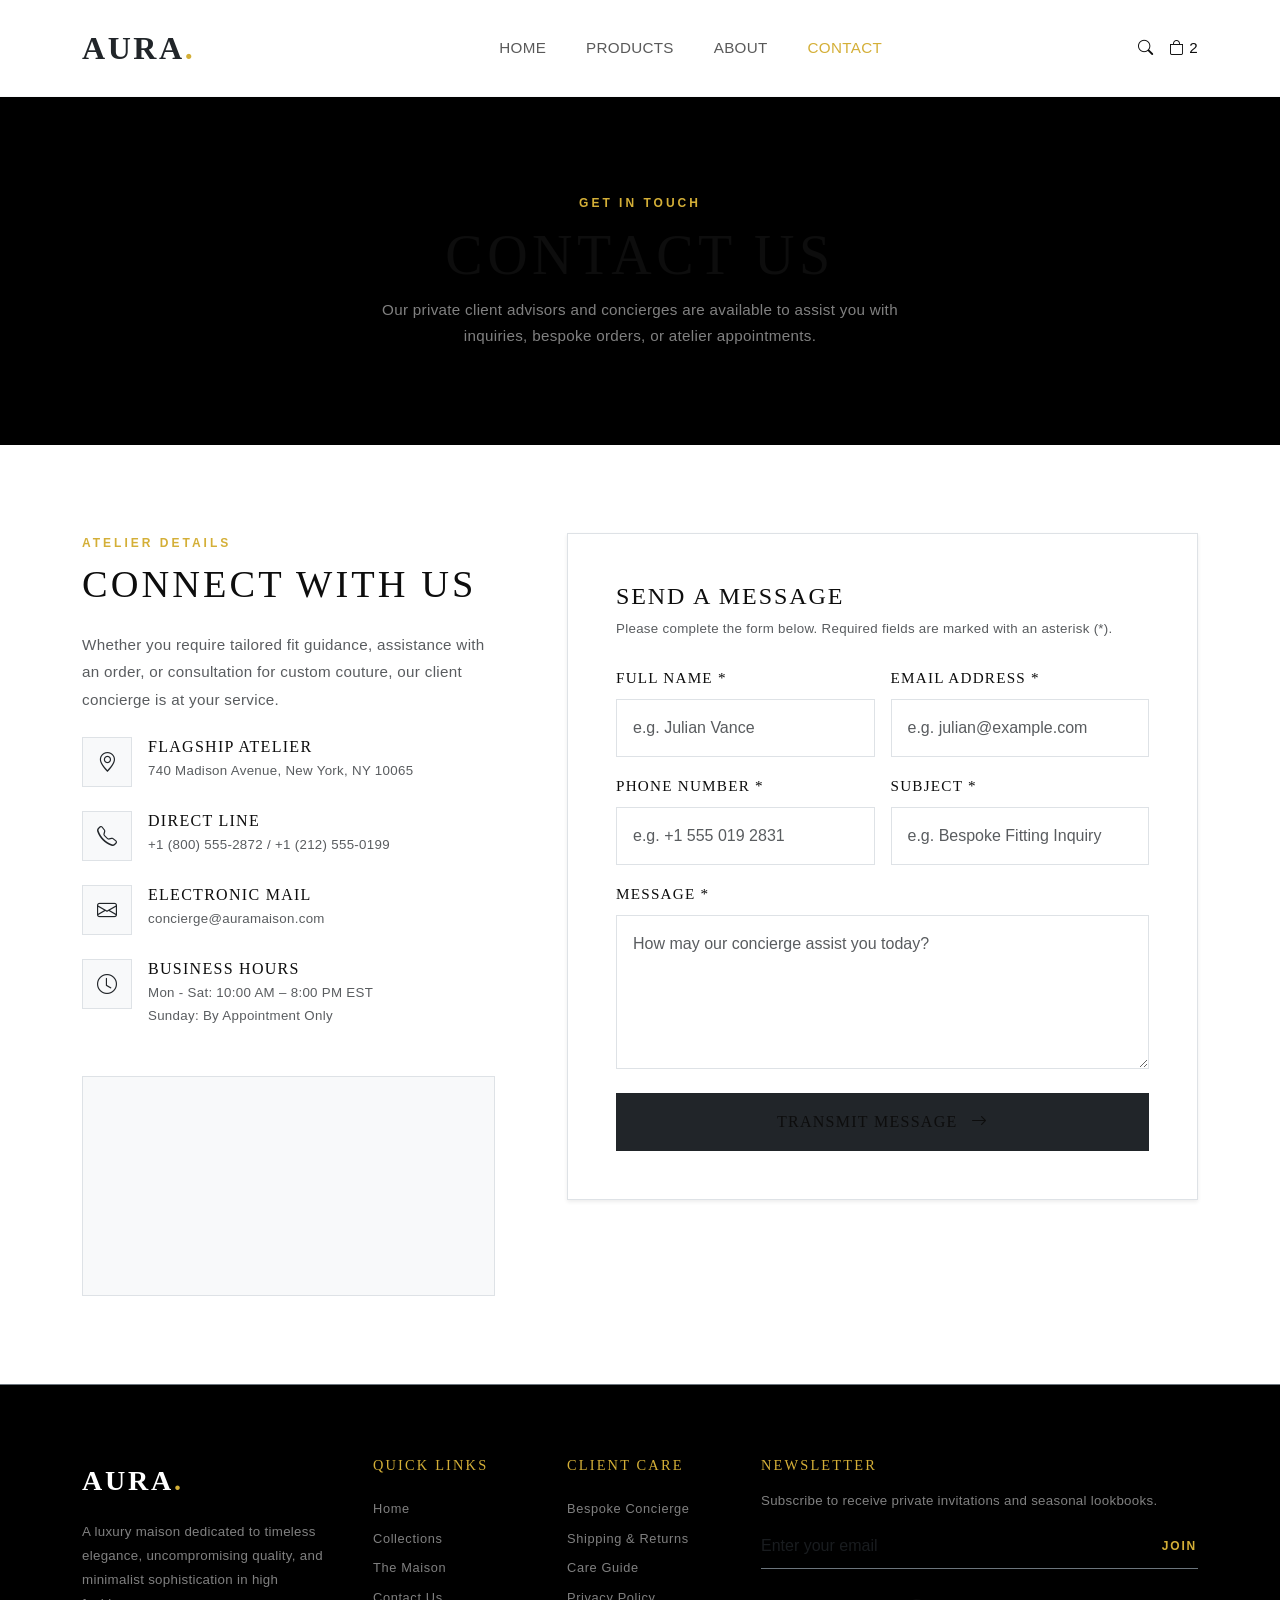
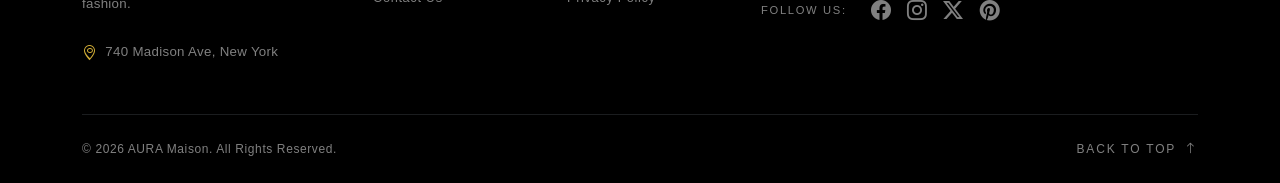
<file: contact.html>
<!DOCTYPE html>
<html lang="en">

<head>
    <meta charset="UTF-8">
    <meta name="viewport" content="width=device-width, initial-scale=1.0">
    <title>AURA | Concierge & Contact</title>
    <link href="https://cdn.jsdelivr.net/npm/bootstrap@5.3.2/dist/css/bootstrap.min.css" rel="stylesheet">
    <link href="https://cdn.jsdelivr.net/npm/bootstrap-icons@1.11.1/font/bootstrap-icons.css" rel="stylesheet">
    <link rel="stylesheet" href="css/style.css">
</head>

<body>

    <!-- LUXURY HEADER / NAVIGATION -->
    <header class="sticky-top bg-white border-bottom border-light shadow-sm">
        <nav class="navbar navbar-expand-lg navbar-luxury py-3">
            <div class="container d-flex align-items-center justify-content-between">

                <!-- Brand Logo -->
                <a class="navbar-brand font-heading text-uppercase fw-bold fs-2 text-dark tracking-wider me-0 me-lg-5"
                    href="index.html">
                    AURA<span class="gold-text">.</span>
                </a>

                <!-- Action Icons (Search & Cart) and Mobile Hamburger Toggle -->
                <div class="d-flex align-items-center gap-3 order-lg-3 ms-auto ms-lg-0">

                    <!-- Search Trigger -->
                    <a href="#searchModal" class="nav-icon-link" data-bs-toggle="collapse" role="button"
                        aria-expanded="false" aria-label="Search">
                        <i class="bi bi-search"></i>
                    </a>

                    <!-- Cart Icon with Badge -->
                    <a href="#" class="nav-icon-link position-relative" aria-label="Shopping Bag">
                        <i class="bi bi-bag"></i>
                        <span class="nav-icon-badge">2</span>
                    </a>

                    <!-- Mobile Hamburger Toggle -->
                    <button class="navbar-toggler border-0 p-0 shadow-none ms-2" type="button" data-bs-toggle="collapse"
                        data-bs-target="#navbarLuxury" aria-controls="navbarLuxury" aria-expanded="false"
                        aria-label="Toggle navigation">
                        <i class="bi bi-list fs-1 text-dark"></i>
                    </button>
                </div>

                <!-- Navigation Links -->
                <div class="collapse navbar-collapse justify-content-center order-lg-2" id="navbarLuxury">
                    <ul class="navbar-nav my-3 my-lg-0 gap-lg-4 text-uppercase">
                        <li class="nav-item">
                            <a class="nav-link" href="index.html">Home</a>
                        </li>
                        <li class="nav-item">
                            <!-- Products পেজে থাকার কারণে এখানে 'active gold-text' ব্যবহার করা হয়েছে -->
                            <a class="nav-link" aria-current="page" href="products.html">Products</a>
                        </li>
                        <li class="nav-item">
                            <a class="nav-link" href="about.html">About</a>
                        </li>
                        <li class="nav-item">
                            <a class="nav-link" href="contact.html">Contact</a>
                        </li>
                    </ul>
                </div>

            </div>
        </nav>

        <!-- Collapsible Quick Search Bar -->
        <div class="collapse bg-light border-top py-3" id="searchModal">
            <div class="container">
                <form class="d-flex align-items-center">
                    <input type="search" class="form-control luxury-input border-0 bg-transparent me-2"
                        placeholder="Search products, collections..." aria-label="Search">
                    <button type="submit" class="btn btn-luxury btn-sm">Search</button>
                </form>
            </div>
        </div>
    </header>

    <!-- MAIN CONTENT WRAPPER -->
    <main>

        <!-- CONTACT BANNER -->
        <section class="py-5 bg-black text-white text-center position-relative">
            <div class="container py-5">
                <span class="sub-heading gold-text">Get In Touch</span>
                <h1 class="display-4 text-uppercase font-heading mb-2">Contact Us</h1>
                <p class="text-white-50 max-w-lg mx-auto mb-0" style="max-width: 550px; font-weight: 300;">
                    Our private client advisors and concierges are available to assist you with inquiries, bespoke
                    orders, or atelier appointments.
                </p>
            </div>
        </section>

        <!-- CONTACT SECTION -->
        <section class="py-5 my-4">
            <div class="container py-3">

                <!-- SUCCESS ALERT (Hidden by default, shown via JS) -->
                <div id="contactSuccessAlert"
                    class="alert alert-dark border-0 bg-black text-white rounded-0 shadow-lg p-4 mb-5 d-none align-items-center justify-content-between"
                    role="alert">
                    <div class="d-flex align-items-center gap-3">
                        <i class="bi bi-check-circle-fill gold-text fs-2"></i>
                        <div>
                            <h4 class="h6 font-heading text-uppercase gold-text mb-1">Message Sent Successfully</h4>
                            <p class="mb-0 text-white-50 small">Thank you for reaching out. A private concierge will
                                review your message and respond shortly.</p>
                        </div>
                    </div>
                    <button type="button" class="btn-close btn-close-white" id="closeAlertBtn"
                        aria-label="Close"></button>
                </div>

                <div class="row g-5">

                    <!-- CONTACT INFORMATION & MAP -->
                    <div class="col-lg-5">
                        <div class="pe-lg-4">
                            <span class="sub-heading">Atelier Details</span>
                            <h2 class="section-title mb-4">Connect With Us</h2>
                            <p class="text-muted fw-light mb-4" style="line-height: 1.8;">
                                Whether you require tailored fit guidance, assistance with an order, or consultation for
                                custom couture, our client concierge is at your service.
                            </p>

                            <!-- Info List -->
                            <div class="d-flex flex-column gap-4 mb-5">

                                <!-- Address -->
                                <div class="d-flex align-items-start gap-3">
                                    <div class="bg-light p-3 border d-flex align-items-center justify-content-center"
                                        style="width: 50px; height: 50px; flex-shrink: 0;">
                                        <i class="bi bi-geo-alt fs-5 text-dark"></i>
                                    </div>
                                    <div>
                                        <h3 class="h6 font-heading text-uppercase mb-1">Flagship Atelier</h3>
                                        <p class="text-muted small mb-0 fw-light">740 Madison Avenue, New York, NY 10065
                                        </p>
                                    </div>
                                </div>

                                <!-- Phone -->
                                <div class="d-flex align-items-start gap-3">
                                    <div class="bg-light p-3 border d-flex align-items-center justify-content-center"
                                        style="width: 50px; height: 50px; flex-shrink: 0;">
                                        <i class="bi bi-telephone fs-5 text-dark"></i>
                                    </div>
                                    <div>
                                        <h3 class="h6 font-heading text-uppercase mb-1">Direct Line</h3>
                                        <p class="text-muted small mb-0 fw-light">+1 (800) 555-2872 / +1 (212) 555-0199
                                        </p>
                                    </div>
                                </div>

                                <!-- Email -->
                                <div class="d-flex align-items-start gap-3">
                                    <div class="bg-light p-3 border d-flex align-items-center justify-content-center"
                                        style="width: 50px; height: 50px; flex-shrink: 0;">
                                        <i class="bi bi-envelope fs-5 text-dark"></i>
                                    </div>
                                    <div>
                                        <h3 class="h6 font-heading text-uppercase mb-1">Electronic Mail</h3>
                                        <p class="text-muted small mb-0 fw-light">concierge@auramaison.com</p>
                                    </div>
                                </div>

                                <!-- Business Hours -->
                                <div class="d-flex align-items-start gap-3">
                                    <div class="bg-light p-3 border d-flex align-items-center justify-content-center"
                                        style="width: 50px; height: 50px; flex-shrink: 0;">
                                        <i class="bi bi-clock fs-5 text-dark"></i>
                                    </div>
                                    <div>
                                        <h3 class="h6 font-heading text-uppercase mb-1">Business Hours</h3>
                                        <p class="text-muted small mb-0 fw-light">Mon - Sat: 10:00 AM – 8:00 PM EST</p>
                                        <p class="text-muted small mb-0 fw-light">Sunday: By Appointment Only</p>
                                    </div>
                                </div>

                            </div>

                            <!-- GOOGLE MAP PLACEHOLDER -->
                            <div class="map-placeholder border bg-light position-relative overflow-hidden"
                                style="height: 220px;">
                                <iframe title="Google Map Placeholder"
                                    src="https://www.google.com/maps/embed?pb=!1m18!1m12!1m3!1d3021.78281353272!2d-73.96870262341902!3d40.76675303425712!2m3!1f0!2f0!3f0!3m2!1i1024!2i768!4f13.1!3m3!1m2!1s0x89c258eb2d1f692d%3A0xb35a3962d85601a4!2sMadison%20Ave%2C%20New%20York%2C%20NY!5e0!3m2!1sen!2sus!4v1700000000000!5m2!1sen!2sus"
                                    width="100%" height="100%" style="border:0; filter: grayscale(100%) contrast(1.2);"
                                    allowfullscreen="" loading="lazy" referrerpolicy="no-referrer-when-downgrade">
                                </iframe>
                            </div>

                        </div>
                    </div>

                    <!-- CONTACT FORM -->
                    <div class="col-lg-7">
                        <div class="p-4 p-md-5 bg-white border shadow-sm">
                            <h3 class="h4 font-heading text-uppercase mb-2">Send A Message</h3>
                            <p class="text-muted small mb-4 fw-light">Please complete the form below. Required fields
                                are marked with an asterisk (*).</p>

                            <form id="contactForm" class="needs-validation" novalidate>
                                <div class="row g-3">

                                    <!-- Name -->
                                    <div class="col-md-6">
                                        <label for="contactName"
                                            class="form-label text-uppercase fs-7 font-heading">Full Name *</label>
                                        <input type="text" class="form-control rounded-0 p-3" id="contactName"
                                            placeholder="e.g. Julian Vance" required>
                                        <div class="invalid-feedback">Please enter your name.</div>
                                    </div>

                                    <!-- Email -->
                                    <div class="col-md-6">
                                        <label for="contactEmail"
                                            class="form-label text-uppercase fs-7 font-heading">Email Address *</label>
                                        <input type="email" class="form-control rounded-0 p-3" id="contactEmail"
                                            placeholder="e.g. julian@example.com" required>
                                        <div class="invalid-feedback">Please enter a valid email address.</div>
                                    </div>

                                    <!-- Phone -->
                                    <div class="col-md-6">
                                        <label for="contactPhone"
                                            class="form-label text-uppercase fs-7 font-heading">Phone Number *</label>
                                        <input type="tel" class="form-control rounded-0 p-3" id="contactPhone"
                                            placeholder="e.g. +1 555 019 2831" required>
                                        <div class="invalid-feedback">Please enter a valid phone number (at least 7
                                            digits).</div>
                                    </div>

                                    <!-- Subject -->
                                    <div class="col-md-6">
                                        <label for="contactSubject"
                                            class="form-label text-uppercase fs-7 font-heading">Subject *</label>
                                        <input type="text" class="form-control rounded-0 p-3" id="contactSubject"
                                            placeholder="e.g. Bespoke Fitting Inquiry" required>
                                        <div class="invalid-feedback">Please enter a subject.</div>
                                    </div>

                                    <!-- Message -->
                                    <div class="col-12">
                                        <label for="contactMessage"
                                            class="form-label text-uppercase fs-7 font-heading">Message *</label>
                                        <textarea class="form-control rounded-0 p-3" id="contactMessage" rows="5"
                                            placeholder="How may our concierge assist you today?" required></textarea>
                                        <div class="invalid-feedback">Please write your message.</div>
                                    </div>

                                    <!-- Submit Button -->
                                    <div class="col-12 pt-2">
                                        <button type="submit"
                                            class="btn btn-dark rounded-0 px-5 py-3 text-uppercase font-heading w-100 w-md-auto">
                                            Transmit Message <i class="bi bi-arrow-right ms-2"></i>
                                        </button>
                                    </div>

                                </div>
                            </form>
                        </div>
                    </div>

                </div>
            </div>
        </section>

    </main>


    <!-- LUXURY FOOTER -->
    <footer class="bg-black text-white pt-5 pb-4 border-top border-secondary">
        <div class="container pt-4">
            <div class="row g-4 g-lg-5 mb-5">

                <!-- Column 1: About Fashion Store -->
                <div class="col-12 col-md-6 col-lg-3">
                    <a href="index.html"
                        class="font-heading text-uppercase text-white fw-bold fs-3 text-decoration-none d-inline-block mb-3"
                        style="letter-spacing: 0.1em;">
                        AURA<span class="gold-text">.</span>
                    </a>
                    <p class="text-white-50 small mb-4" style="line-height: 1.8; font-weight: 300;">
                        A luxury maison dedicated to timeless elegance, uncompromising quality, and minimalist
                        sophistication in high fashion.
                    </p>
                    <div class="d-flex align-items-center gap-2">
                        <i class="bi bi-geo-alt gold-text"></i>
                        <span class="text-white-50 small">740 Madison Ave, New York</span>
                    </div>
                </div>

                <!-- Column 2: Quick Links -->
                <div class="col-6 col-md-3 col-lg-2">
                    <h6 class="font-heading text-uppercase gold-text mb-4"
                        style="letter-spacing: 0.15em; font-size: 0.9rem;">Quick Links</h6>
                    <ul class="list-unstyled mb-0 d-flex flex-column gap-2"
                        style="font-size: 0.8rem; letter-spacing: 0.05em;">
                        <li><a href="index.html"
                                class="text-white-50 text-decoration-none hover-gold transition-smooth">Home</a></li>
                        <li><a href="products.html"
                                class="text-white-50 text-decoration-none hover-gold transition-smooth">Collections</a>
                        </li>
                        <li><a href="about.html"
                                class="text-white-50 text-decoration-none hover-gold transition-smooth">The Maison</a>
                        </li>
                        <li><a href="contact.html"
                                class="text-white-50 text-decoration-none hover-gold transition-smooth">Contact Us</a>
                        </li>
                    </ul>
                </div>

                <!-- Column 3: Customer Service -->
                <div class="col-6 col-md-3 col-lg-2">
                    <h6 class="font-heading text-uppercase gold-text mb-4"
                        style="letter-spacing: 0.15em; font-size: 0.9rem;">Client Care</h6>
                    <ul class="list-unstyled mb-0 d-flex flex-column gap-2"
                        style="font-size: 0.8rem; letter-spacing: 0.05em;">
                        <li><a href="#" class="text-white-50 text-decoration-none hover-gold transition-smooth">Bespoke
                                Concierge</a></li>
                        <li><a href="#" class="text-white-50 text-decoration-none hover-gold transition-smooth">Shipping
                                & Returns</a></li>
                        <li><a href="#" class="text-white-50 text-decoration-none hover-gold transition-smooth">Care
                                Guide</a></li>
                        <li><a href="#" class="text-white-50 text-decoration-none hover-gold transition-smooth">Privacy
                                Policy</a></li>
                    </ul>
                </div>

                <!-- Column 4: Newsletter & Social Media -->
                <div class="col-12 col-md-6 col-lg-5">
                    <h6 class="font-heading text-uppercase gold-text mb-3"
                        style="letter-spacing: 0.15em; font-size: 0.9rem;">Newsletter</h6>
                    <p class="text-white-50 small mb-3">Subscribe to receive private invitations and seasonal lookbooks.
                    </p>

                    <form class="js-newsletter-form mb-4">
                        <div class="input-group border-bottom border-secondary pb-1">
                            <input type="email"
                                class="form-control bg-transparent border-0 text-white shadow-none ps-0 rounded-0 fs-6"
                                placeholder="Enter your email" aria-label="Email address" required>
                            <button class="btn btn-link gold-text text-uppercase text-decoration-none p-0 fw-semibold"
                                type="submit" style="font-size: 0.75rem; letter-spacing: 0.15em;">Join</button>
                        </div>
                    </form>

                    <!-- Social Media Icons -->
                    <div class="d-flex align-items-center gap-3">
                        <span class="text-uppercase text-white-50 me-2"
                            style="font-size: 0.7rem; letter-spacing: 0.15em;">Follow Us:</span>
                        <a href="#" class="text-white-50 hover-gold transition-smooth fs-5" aria-label="Facebook"><i
                                class="bi bi-facebook"></i></a>
                        <a href="#" class="text-white-50 hover-gold transition-smooth fs-5" aria-label="Instagram"><i
                                class="bi bi-instagram"></i></a>
                        <a href="#" class="text-white-50 hover-gold transition-smooth fs-5" aria-label="Twitter"><i
                                class="bi bi-twitter-x"></i></a>
                        <a href="#" class="text-white-50 hover-gold transition-smooth fs-5" aria-label="Pinterest"><i
                                class="bi bi-pinterest"></i></a>
                    </div>
                </div>

            </div>

            <!-- Divider -->
            <hr class="border-secondary my-4">

            <!-- Bottom Bar: Copyright & Back to Top -->
            <div class="d-flex flex-column flex-sm-row justify-content-between align-items-center gap-3 text-white-50"
                style="font-size: 0.75rem; letter-spacing: 0.05em;">
                <div>
                    &copy; 2026 AURA Maison. All Rights Reserved.
                </div>

                <!-- Back To Top Button -->
                <a href="#"
                    class="text-white-50 text-decoration-none hover-gold d-inline-flex align-items-center gap-2 text-uppercase transition-smooth"
                    style="letter-spacing: 0.15em;">
                    Back To Top <i class="bi bi-arrow-up"></i>
                </a>
            </div>
        </div>
    </footer>

    <script src="https://cdn.jsdelivr.net/npm/bootstrap@5.3.2/dist/js/bootstrap.bundle.min.js"></script>
    <script src="js/script.js"></script>
    <script src="js/contact.js"></script>
</body>

</html>
</file>
<file: css/style.css>
/* ==========================================================================
   AURA LUXURY MAISON - MAIN STYLESHEET
   Palette: Monochrome Pure White (#FFFFFF) & Rich Black (#0D0D0D)
   Accent: Metallic Gold (#D4AF37)
   Framework Compatibility: Bootstrap 5+
   ========================================================================== */

/* --------------------------------------------------------------------------
   1. ROOT VARIABLES & THEME SETUP
   -------------------------------------------------------------------------- */
:root {
  /* Brand Colors */
  --aura-black: #0d0d0d;
  --aura-pure-black: #000000;
  --aura-white: #ffffff;
  --aura-off-white: #f9f9f9;
  --aura-light-gray: #f4f4f4;
  --aura-border-gray: #e5e5e5;
  --aura-text-muted: #6c757d;

  /* Gold Accents */
  --aura-gold: #d4af37;
  --aura-gold-light: #f3e5ab;
  --aura-gold-dark: #aa820a;
  --aura-gold-hover: #c59b27;

  /* Typography */
  --font-heading: 'Cinzel', 'Didot', 'Bodoni MT', 'Playfair Display', serif;
  --font-body: 'Montserrat', 'Helvetica Neue', 'Arial', sans-serif;

  /* Spacing & Transitions */
  --transition-base: all 0.35s cubic-bezier(0.25, 1, 0.5, 1);
  --transition-fast: all 0.2s ease-in-out;
  --box-shadow-subtle: 0 10px 30px rgba(0, 0, 0, 0.05);
  --box-shadow-hover: 0 18px 40px rgba(0, 0, 0, 0.12);
}

/* --------------------------------------------------------------------------
   2. GLOBAL TYPOGRAPHY & BASE RESET
   -------------------------------------------------------------------------- */
body {
  background-color: var(--aura-white);
  color: var(--aura-black);
  font-family: var(--font-body);
  font-size: 0.95rem;
  letter-spacing: 0.02em;
  line-height: 1.7;
  -webkit-font-smoothing: antialiased;
  -moz-osx-font-smoothing: grayscale;
  overflow-x: hidden;
}

h1, h2, h3, h4, h5, h6,
.font-heading {
  font-family: var(--font-heading);
  color: var(--aura-black);
  letter-spacing: 0.08em;
  text-transform: uppercase;
  font-weight: 500;
}

a {
  color: var(--aura-black);
  text-decoration: none;
  transition: var(--transition-fast);
}

a:hover {
  color: var(--aura-gold);
}

/* Utility Accent Classes */
.gold-text {
  color: var(--aura-gold) !important;
}

.bg-black-gradient {
  background: linear-gradient(180deg, #111111 0%, #000000 100%);
}

.sub-heading {
  font-family: var(--font-body);
  font-size: 0.75rem;
  text-transform: uppercase;
  letter-spacing: 0.25em;
  color: var(--aura-gold);
  font-weight: 600;
  display: block;
  margin-bottom: 0.5rem;
}

.section-title {
  font-size: clamp(1.8rem, 3vw, 2.5rem);
  position: relative;
  margin-bottom: 1.5rem;
}

/* --------------------------------------------------------------------------
   3. NAVIGATION BAR (NAVBAR) STYLING
   -------------------------------------------------------------------------- */
/* --------------------------------------------------------------------------
   NAVBAR RESPONSIVE FIXES
   -------------------------------------------------------------------------- */
@media (max-width: 991.98px) {
  .navbar-luxury .navbar-collapse {
    background-color: var(--aura-white);
    padding: 1.5rem;
    border-top: 1px solid var(--aura-border-gray);
    border-bottom: 1px solid var(--aura-border-gray);
    margin-top: 0.75rem;
    width: 100%;
  }

  .navbar-luxury .nav-link::after {
    display: none;
  }
  
  .navbar-luxury .nav-link {
    padding: 0.75rem 0 !important;
    border-bottom: 1px dashed rgba(0, 0, 0, 0.05);
  }


.navbar-luxury .nav-link.active {
  color: var(--aura-gold) !important;
  font-weight: 600;
}


.navbar-luxury .nav-link.active::after {
  width: 60% !important;
  background-color: var(--aura-gold) !important;
}

  /* Search input layout optimization on mobile */
  #searchModal .container form {
    gap: 0.5rem;
  }
}

/* --------------------------------------------------------------------------
   4. HERO BANNER
   -------------------------------------------------------------------------- */
.hero-banner {
  position: relative;
  min-height: 85vh;
  background-color: var(--aura-black);
  display: flex;
  align-items: center;
  overflow: hidden;
}

.hero-bg-img {
  position: absolute;
  top: 0;
  left: 0;
  width: 100%;
  height: 100%;
  object-fit: cover;
  opacity: 0.55;
  transform: scale(1.05);
  animation: zoomHero 15s infinite alternate ease-in-out;
}

.hero-overlay {
  position: absolute;
  top: 0;
  left: 0;
  width: 100%;
  height: 100%;
  background: linear-gradient(
    90deg, 
    rgba(0, 0, 0, 0.8) 0%, 
    rgba(0, 0, 0, 0.3) 50%, 
    rgba(0, 0, 0, 0.7) 100%
  );
}

.hero-content {
  position: relative;
  z-index: 2;
  color: var(--aura-white);
  max-width: 650px;
}

.hero-title {
  color: var(--aura-white);
  font-size: clamp(2.5rem, 5vw, 4.5rem);
  line-height: 1.1;
  margin-bottom: 1.5rem;
  font-weight: 400;
}

/* --------------------------------------------------------------------------
   5. BUTTONS & INTERACTIVE ELEMENTS
   -------------------------------------------------------------------------- */
.btn-luxury {
  background-color: var(--aura-black);
  color: var(--aura-white);
  border: 1px solid var(--aura-black);
  border-radius: 0;
  padding: 0.85rem 2.2rem;
  font-family: var(--font-body);
  font-size: 0.75rem;
  text-transform: uppercase;
  letter-spacing: 0.2em;
  font-weight: 600;
  transition: var(--transition-base);
  position: relative;
  overflow: hidden;
  z-index: 1;
}

.btn-luxury::before {
  content: '';
  position: absolute;
  top: 0;
  left: -100%;
  width: 100%;
  height: 100%;
  background-color: var(--aura-gold);
  transition: var(--transition-base);
  z-index: -1;
}

.btn-luxury:hover::before {
  left: 0;
}

.btn-luxury:hover {
  color: var(--aura-black);
  border-color: var(--aura-gold);
}

.btn-gold {
  background-color: var(--aura-gold);
  color: var(--aura-black);
  border: 1px solid var(--aura-gold);
  border-radius: 0;
  padding: 0.85rem 2.2rem;
  font-family: var(--font-body);
  font-size: 0.75rem;
  text-transform: uppercase;
  letter-spacing: 0.2em;
  font-weight: 600;
  transition: var(--transition-base);
}

.btn-gold:hover {
  background-color: var(--aura-black);
  color: var(--aura-gold);
  border-color: var(--aura-black);
}

.btn-outline-luxury {
  background-color: transparent;
  color: var(--aura-white);
  border: 1px solid var(--aura-white);
  border-radius: 0;
  padding: 0.85rem 2.2rem;
  font-size: 0.75rem;
  text-transform: uppercase;
  letter-spacing: 0.2em;
  font-weight: 600;
  transition: var(--transition-base);
}

.btn-outline-luxury:hover {
  background-color: var(--aura-white);
  color: var(--aura-black);
}

/* Category Filter Buttons */
.filter-btn {
  background: transparent;
  border: none;
  color: var(--aura-text-muted);
  font-family: var(--font-body);
  font-size: 0.8rem;
  text-transform: uppercase;
  letter-spacing: 0.15em;
  padding: 0.5rem 1.2rem;
  font-weight: 500;
  position: relative;
  transition: var(--transition-fast);
}

.filter-btn.active,
.filter-btn:hover {
  color: var(--aura-black);
  font-weight: 600;
}

.filter-btn.active::after {
  content: '';
  position: absolute;
  bottom: 0;
  left: 20%;
  width: 60%;
  height: 2px;
  background-color: var(--aura-gold);
}

/* --------------------------------------------------------------------------
   6. CARDS (BOOTSTRAP COMPATIBLE PRODUCT CARDS)
   -------------------------------------------------------------------------- */
.product-card {
  background-color: var(--aura-white);
  border: 1px solid var(--aura-border-gray);
  border-radius: 0 !important;
  transition: var(--transition-base);
  overflow: hidden;
}

.product-card:hover {
  box-shadow: var(--box-shadow-hover);
  border-color: var(--aura-black);
  transform: translateY(-5px);
}

.product-img-wrapper {
  position: relative;
  overflow: hidden;
  aspect-ratio: 3 / 4;
  background-color: var(--aura-off-white);
}

.product-img-wrapper img {
  width: 100%;
  height: 100%;
  object-fit: cover;
  transition: transform 0.6s cubic-bezier(0.25, 1, 0.5, 1);
}

.product-card:hover .product-img-wrapper img {
  transform: scale(1.08);
}

.product-badge {
  position: absolute;
  top: 12px;
  left: 12px;
  background-color: var(--aura-black);
  color: var(--aura-white);
  font-size: 0.65rem;
  text-transform: uppercase;
  letter-spacing: 0.15em;
  padding: 0.25rem 0.6rem;
  z-index: 2;
}

.product-actions {
  position: absolute;
  bottom: -50px;
  left: 0;
  width: 100%;
  padding: 0.75rem;
  background: rgba(255, 255, 255, 0.9);
  backdrop-filter: blur(5px);
  transition: var(--transition-base);
  opacity: 0;
  z-index: 3;
}

.product-card:hover .product-actions {
  bottom: 0;
  opacity: 1;
}

.product-info {
  padding: 1.25rem 1rem;
}

.product-category {
  font-size: 0.7rem;
  text-transform: uppercase;
  letter-spacing: 0.15em;
  color: var(--aura-text-muted);
  margin-bottom: 0.25rem;
}

.product-title {
  font-size: 0.9rem;
  font-weight: 500;
  color: var(--aura-black);
  margin-bottom: 0.4rem;
  white-space: nowrap;
  overflow: hidden;
  text-overflow: ellipsis;
}

.product-price {
  font-size: 0.95rem;
  font-weight: 600;
  color: var(--aura-black);
}

/* --------------------------------------------------------------------------
   7. GALLERY & CATEGORY GRID STYLING
   -------------------------------------------------------------------------- */
.gallery-item {
  position: relative;
  overflow: hidden;
  aspect-ratio: 1 / 1;
  background-color: var(--aura-black);
}

.gallery-img {
  width: 100%;
  height: 100%;
  object-fit: cover;
  opacity: 0.85;
  transition: var(--transition-base);
}

.gallery-overlay {
  position: absolute;
  top: 0;
  left: 0;
  width: 100%;
  height: 100%;
  background: rgba(0, 0, 0, 0.4);
  display: flex;
  flex-direction: column;
  align-items: center;
  justify-content: center;
  padding: 1.5rem;
  opacity: 0;
  transition: var(--transition-base);
}

.gallery-item:hover .gallery-img {
  transform: scale(1.1);
  opacity: 0.6;
}

.gallery-item:hover .gallery-overlay {
  opacity: 1;
}

/* --------------------------------------------------------------------------
   8. FOOTER STYLING
   -------------------------------------------------------------------------- */
.footer-luxury {
  background-color: var(--aura-pure-black);
  color: var(--aura-white);
  border-top: 1px solid rgba(212, 175, 55, 0.2);
  padding-top: 5rem;
  padding-bottom: 2rem;
}

.footer-brand {
  font-family: var(--font-heading);
  font-size: 1.8rem;
  letter-spacing: 0.2em;
  color: var(--aura-white);
  margin-bottom: 1rem;
}

.footer-title {
  font-family: var(--font-heading);
  font-size: 0.85rem;
  letter-spacing: 0.2em;
  color: var(--aura-gold);
  margin-bottom: 1.5rem;
}

.footer-links {
  list-style: none;
  padding: 0;
  margin: 0;
}

.footer-links li {
  margin-bottom: 0.75rem;
}

.footer-links a {
  color: rgba(255, 255, 255, 0.65);
  font-size: 0.8rem;
  letter-spacing: 0.05em;
  transition: var(--transition-fast);
}

.footer-links a:hover {
  color: var(--aura-gold);
  padding-left: 5px;
}

.newsletter-form .form-control {
  background-color: transparent;
  border: 1px solid rgba(255, 255, 255, 0.2);
  border-radius: 0;
  color: var(--aura-white);
  padding: 0.75rem 1rem;
  font-size: 0.8rem;
}

.newsletter-form .form-control:focus {
  border-color: var(--aura-gold);
  box-shadow: none;
  background-color: rgba(255, 255, 255, 0.05);
}

.newsletter-form .form-control::placeholder {
  color: rgba(255, 255, 255, 0.4);
}

.footer-bottom {
  border-top: 1px solid rgba(255, 255, 255, 0.1);
  margin-top: 4rem;
  padding-top: 2rem;
  font-size: 0.75rem;
  color: rgba(255, 255, 255, 0.4);
}

/* Back to Top Floating Button */
#backToTopBtn {
  position: fixed;
  bottom: 30px;
  right: 30px;
  width: 45px;
  height: 45px;
  background-color: var(--aura-black);
  color: var(--aura-gold);
  border: 1px solid var(--aura-gold);
  border-radius: 0;
  display: none;
  align-items: center;
  justify-content: center;
  z-index: 999;
  transition: var(--transition-base);
  cursor: pointer;
}

#backToTopBtn:hover {
  background-color: var(--aura-gold);
  color: var(--aura-black);
}

#backToTopBtn.show {
  display: flex;
}

/* --------------------------------------------------------------------------
   9. KEYFRAME ANIMATIONS
   -------------------------------------------------------------------------- */
@keyframes zoomHero {
  0% { transform: scale(1); }
  100% { transform: scale(1.08); }
}

@keyframes fadeIn {
  from { opacity: 0; transform: translateY(15px); }
  to { opacity: 1; transform: translateY(0); }
}

.animate-fade-in {
  animation: fadeIn 0.8s cubic-bezier(0.25, 1, 0.5, 1) forwards;
}

/* --------------------------------------------------------------------------
   10. RESPONSIVE BREAKPOINTS (BOOTSTRAP COMPATIBLE)
   -------------------------------------------------------------------------- */
@media (max-width: 991.98px) {
  .navbar-luxury .navbar-collapse {
    background-color: var(--aura-white);
    padding: 1.5rem;
    border-bottom: 1px solid var(--aura-border-gray);
    margin-top: 0.5rem;
  }

  .navbar-luxury .nav-link::after {
    display: none;
  }

  .hero-banner {
    min-height: 70vh;
  }

  .product-actions {
    position: relative;
    bottom: 0;
    opacity: 1;
    background: transparent;
    padding: 0.5rem 0 0 0;
  }
}

@media (max-width: 575.98px) {
  .section-title {
    font-size: 1.5rem;
  }

  .btn-luxury,
  .btn-gold,
  .btn-outline-luxury {
    width: 100%;
    padding: 0.75rem 1rem;
    text-align: center;
  }

  .footer-luxury {
    padding-top: 3rem;
  }
}
</file>
